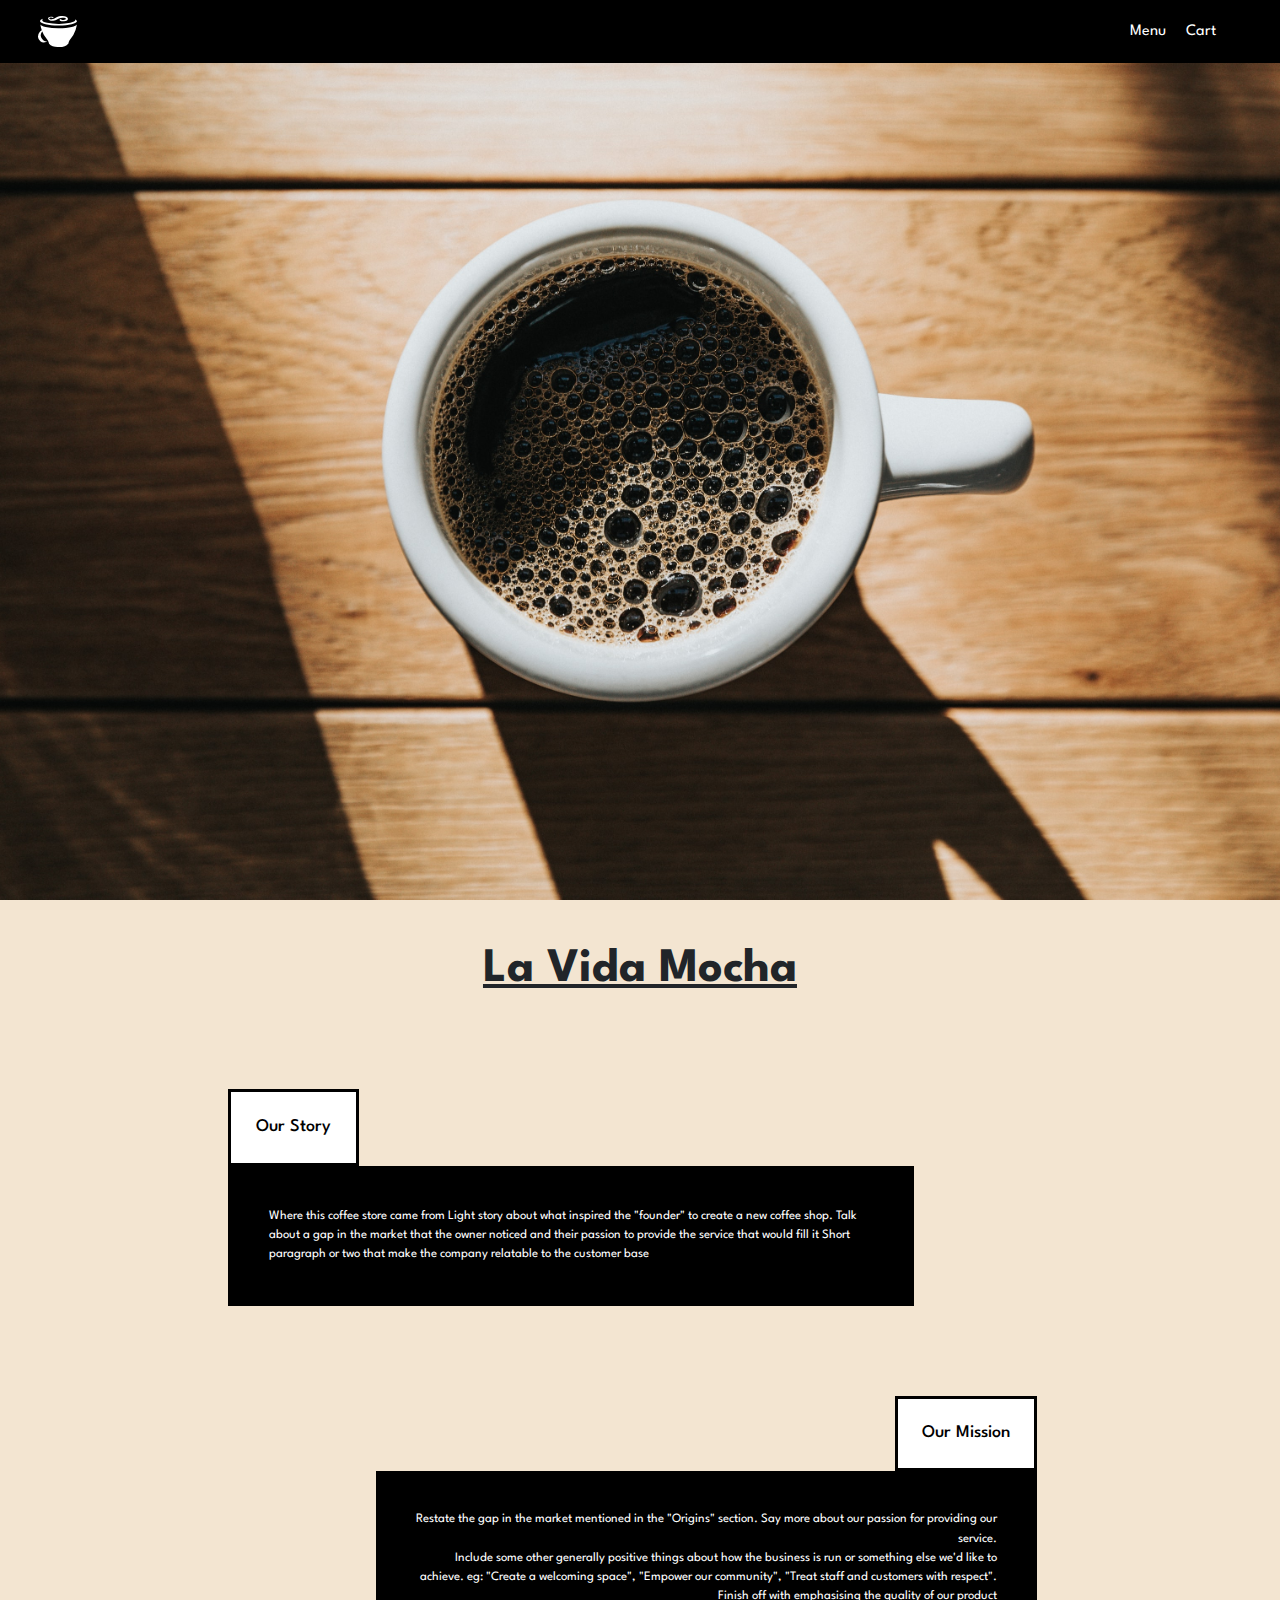
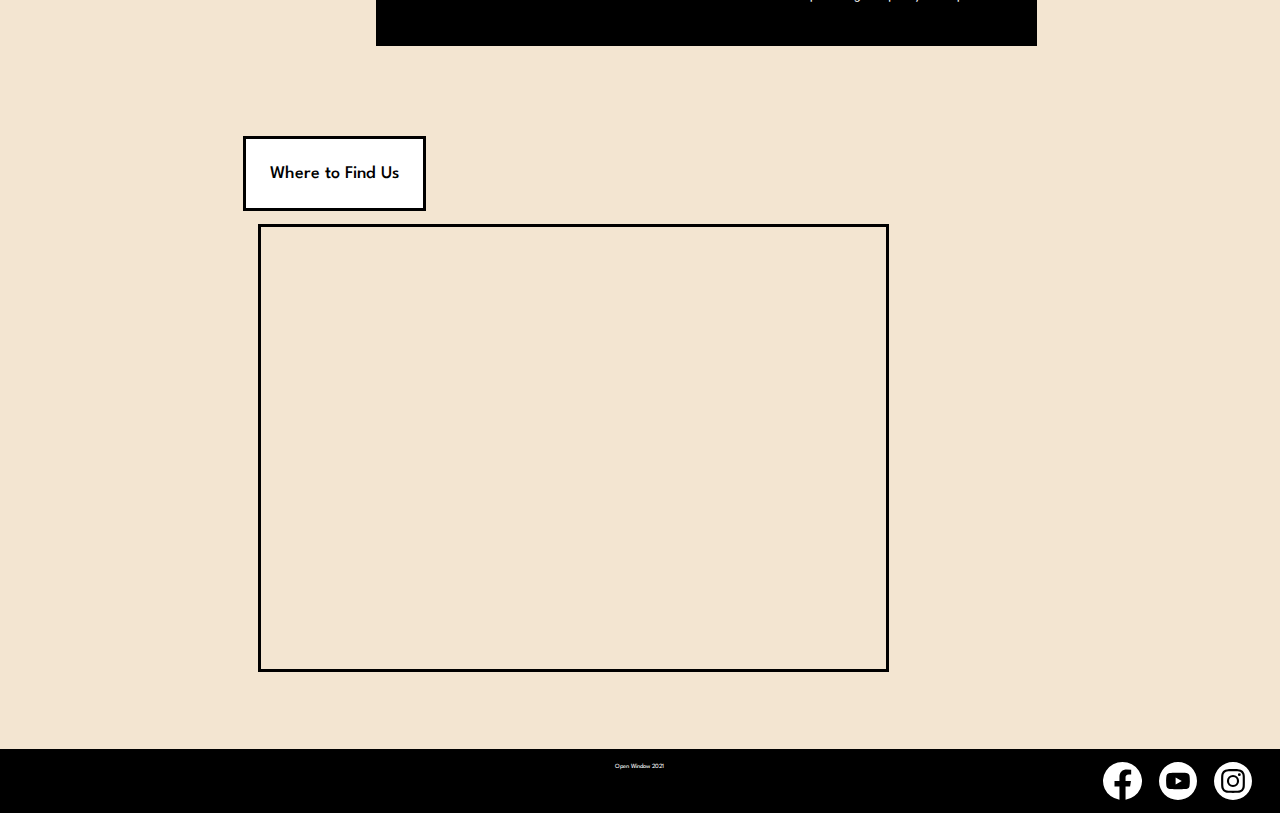
<file: root/index.html>
<!DOCTYPE html>
<html lang="eng-US">
    <head>
    <meta name="subject" content="IDV200">
    <meta name="Lecturer" content="Mike Maynard">
    <meta name="StudentNumber" content="200055">
    <meta name="StudentName" content="Gordon Rodseth">
    <meta name="Assessment" content="Term1 Project">
    <meta charset="utf-8">
    <link href="css/main.css" rel="stylesheet">


    <title>Coffee</title>
    <meta name="viewport" content="width=device-width, initial-scale=1.0">
    <!--jquery-->
    <script src="https://code.jquery.com/jquery-3.6.0.min.js" integrity="sha256-/xUj+3OJU5yExlq6GSYGSHk7tPXikynS7ogEvDej/m4=" crossorigin="anonymous"></script>
    <!--bootstrap-->
    <link rel="stylesheet" href="https://stackpath.bootstrapcdn.com/bootstrap/4.5.2/css/bootstrap.min.css">
    <script src="https://stackpath.bootstrapcdn.com/bootstrap/4.5.2/js/bootstrap.min.js"></script>
    <script src="js/main.js"></script>
    <link rel="stylesheet" href="css/main.css">
    <!--link font selection - choose font-->
    <link rel="preconnect" href="https://fonts.gstatic.com">
    <link href="https://fonts.googleapis.com/css2?family=Spartan&display=swap" rel="stylesheet">
    </head>

    <body>
        <div class="container-fluid">

            <nav class="navbar row col-12">
                <a class="icon-link" href="#"><img src="assets/coffee-icon.svg" class="icon"></a>
                
                <div class="nav-items">
                    <div class="nav-item"><a class="nav-link" href="pages/menu.html">Menu</a></div>
                    <div class="nav-item"><div class="button showcart">Cart</div></div>                    
                </div>
            </nav>
            <!--navbar-->

            <div class="cart-overlay hide">
                <nav class="navbar row col-12">
                    <a class="icon-link" href="index.html"><img src="assets/coffee-icon.svg" class="icon"></a><!--top-left logo-->

                    <div class="nav-items">
                        <div class="nav-item"><a class="nav-link" href="pages/menu.html">Menu</a></div>
                        <div class="nav-item"><div class="button showcart">Cart</div></div>                    
                    </div>


                </nav>
                <!--navbar for overlay-->
                
                <div class="cart col-4">
                    <h1 style="text-align: center; font-size: xxx-large; font-weight: bolder; margin-top: 5%; margin-bottom: 5%;">Cart</h1>

                    <div class="cart-elements" style="background-color: none;">
                    </div>

                    <div class="discount row col-12" style="background-color: burlywood;">
                        <input type="text" id="discountcode" class="col-6" placeholder="Discount Code?" style="font-size: large;">
                        <div class="col-3"></div>
                        <div class="enter-discount col-3" style="background-color: black; color: white;" onclick="getCartTotal()">Enter</div>
                    </div>

                    <div class="cart-total" id="cart-total">
                        <h1 style="text-align: left;">Total Price: </h1>
                        <div class="total-price" id="total-price" style="text-align: right;"></div>
                    </div>
                </div>
            </div>
            <!--cart overlay-->

            <div class="header row col-12">

                <div class="slide slide-1" style="width: 100%;">

                </div>
                <div class="slide slide-2" style="width: 0%;">

                </div>
                <div class="slide slide-3" style="width: 0%;">

                </div>

            </div>
            <!--header slider-->

            <div class="bodycontent row col-12">
                <div class="well-side col-md-2 col-1"></div> <!--left well-->

                <div class="well col-md-8 col-10">
                    <div class="section1">
                        <h1 style="text-decoration: underline; font-size: xxx-large; width: 100%; text-align: center; margin-top: 5%; font-weight: bold;">La Vida Mocha</h1>

                        <div class="heading">
                            <h1>Our Story</h1>
                        </div>

                        <div class="textbox col-12 col-md-10">
                            <p>Where this coffee store came from
                                Light story about what inspired the "founder" to create a new coffee shop. 
                                Talk about a gap in the market that the owner noticed and their passion to provide the service that would fill it
                                Short paragraph or two that make the company relatable to the customer base
                            </p>
                        </div><!--textbox-->
                    </div>
                    <!--first block of text with heading-->

                    <div class="section2 row col-12" style="margin-bottom: 1vh;">

                        <div class="col-12">
                            <div class="heading col-4" style="float: right;">
                                <h1>Our Mission</h1>
                            </div>
                        </div>

                        <div class="col-12">
                            <div class="textbox col-12 col-md-10" style="float: right; text-align: right;">
                                <p>Restate the gap in the market mentioned in the "Origins" section. Say more about our passion for providing our service.</p>
                                <p>Include some other generally positive things about how the business is run or something else we'd like to achieve. 
                                    eg: "Create a welcoming space", "Empower our community", "Treat staff and customers with respect".
                                    Finish off with emphasising the quality of our product 
                                </p>
                            </div><!--textbox-->
                        </div>
                    </div>
                    <!--second block of text with heading-->

                    <div class="section3 col-12">
                        <div class="heading">
                            <h1>Where to Find Us</h1>
                        </div>

                        <div class="map col-10" style="height:35vw">
                            <iframe src="https://www.google.com/maps/embed?pb=!1m18!1m12!1m3!1d4268.465064161079!2d28.204540971255266!3d-25.891290831631213!2m3!1f0!2f0!3f0!3m2!1i1024!2i768!4f13.1!3m3!1m2!1s0x1e956608911ce097%3A0x519896b4b6eda40a!2sOpen%20Window!5e0!3m2!1sen!2sza!4v1613477100908!5m2!1sen!2sza" width="100%" height="100%" frameborder="0" 
                            style="border: black;
                            border-style: solid; 
                            border-width: medium;
                            margin: 0;
                            margin-top: 2%;
                            color: black; " allowfullscreen="" aria-hidden="false" tabindex="0"></iframe>
                        </div>
                    </div>
                    <!--Map + heading-->

                </div>
                <!--centre column containing main content-->

                <div class="well-side col-md-2 col-1"></div><!--right well-->
            </div>
            <!--main page content-->

            <footer class="footer row col-12">
                
                <div class="well col-4"></div><!--left well-->

                <div class="well col-4" style="text-align: center; vertical-align: middle; font-size: 0.5vw">
                    Open Window 2021
                </div><!--centre well-->

                <div class="well col-4">
                    
                    <ul class="socials" style="float: right;">
                        <a href="https://web.facebook.com/?_rdc=1&_rdr"><img src="assets/facebook.svg" class="icon"></a>
                        <a href="https://www.youtube.com/"><img src="assets/youtube.svg" class="icon"></a>
                        <a href="https://www.instagram.com/"><img src="assets/instagram.svg" class="icon"></a>
                    </ul>
                    <!--socialmedia-->
                </div><!--right well-->

            </footer>
            <!--footer-->

        </div><!--end of cont fluid-->
    </body>

</html>
</file>
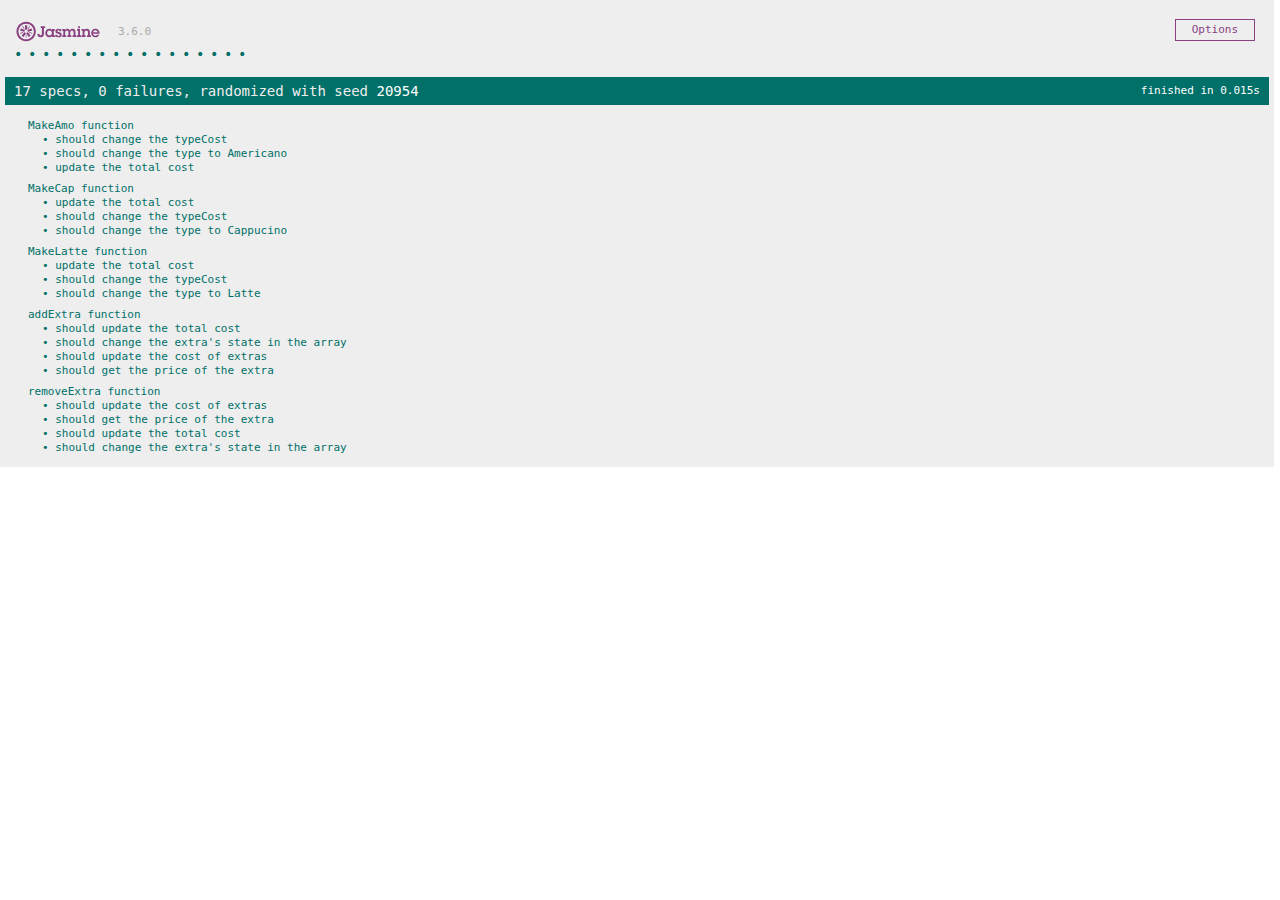
<file: Jasmine JS/jasmine-standalone-3.6.0/SpecRunner.html>
<!DOCTYPE html>
<html>
<head>
  <meta charset="utf-8">
  <title>Jasmine Spec Runner v3.6.0</title>

  <link rel="shortcut icon" type="image/png" href="lib/jasmine-3.6.0/jasmine_favicon.png">
  <link rel="stylesheet" href="lib/jasmine-3.6.0/jasmine.css">

  <script src="lib/jasmine-3.6.0/jasmine.js"></script>
  <script src="lib/jasmine-3.6.0/jasmine-html.js"></script>
  <script src="lib/jasmine-3.6.0/boot.js"></script>
  <script src="https://code.jquery.com/jquery-3.6.0.min.js" integrity="sha256-/xUj+3OJU5yExlq6GSYGSHk7tPXikynS7ogEvDej/m4=" crossorigin="anonymous"></script>

  <!-- include source files here... -->
  <script src="../../root/js/menu.js"></script>



  <!-- include spec files here... -->

  <script src="spec/functionsSpec.js"></script>


</head>

<body>
  
</body>
</html>
</file>
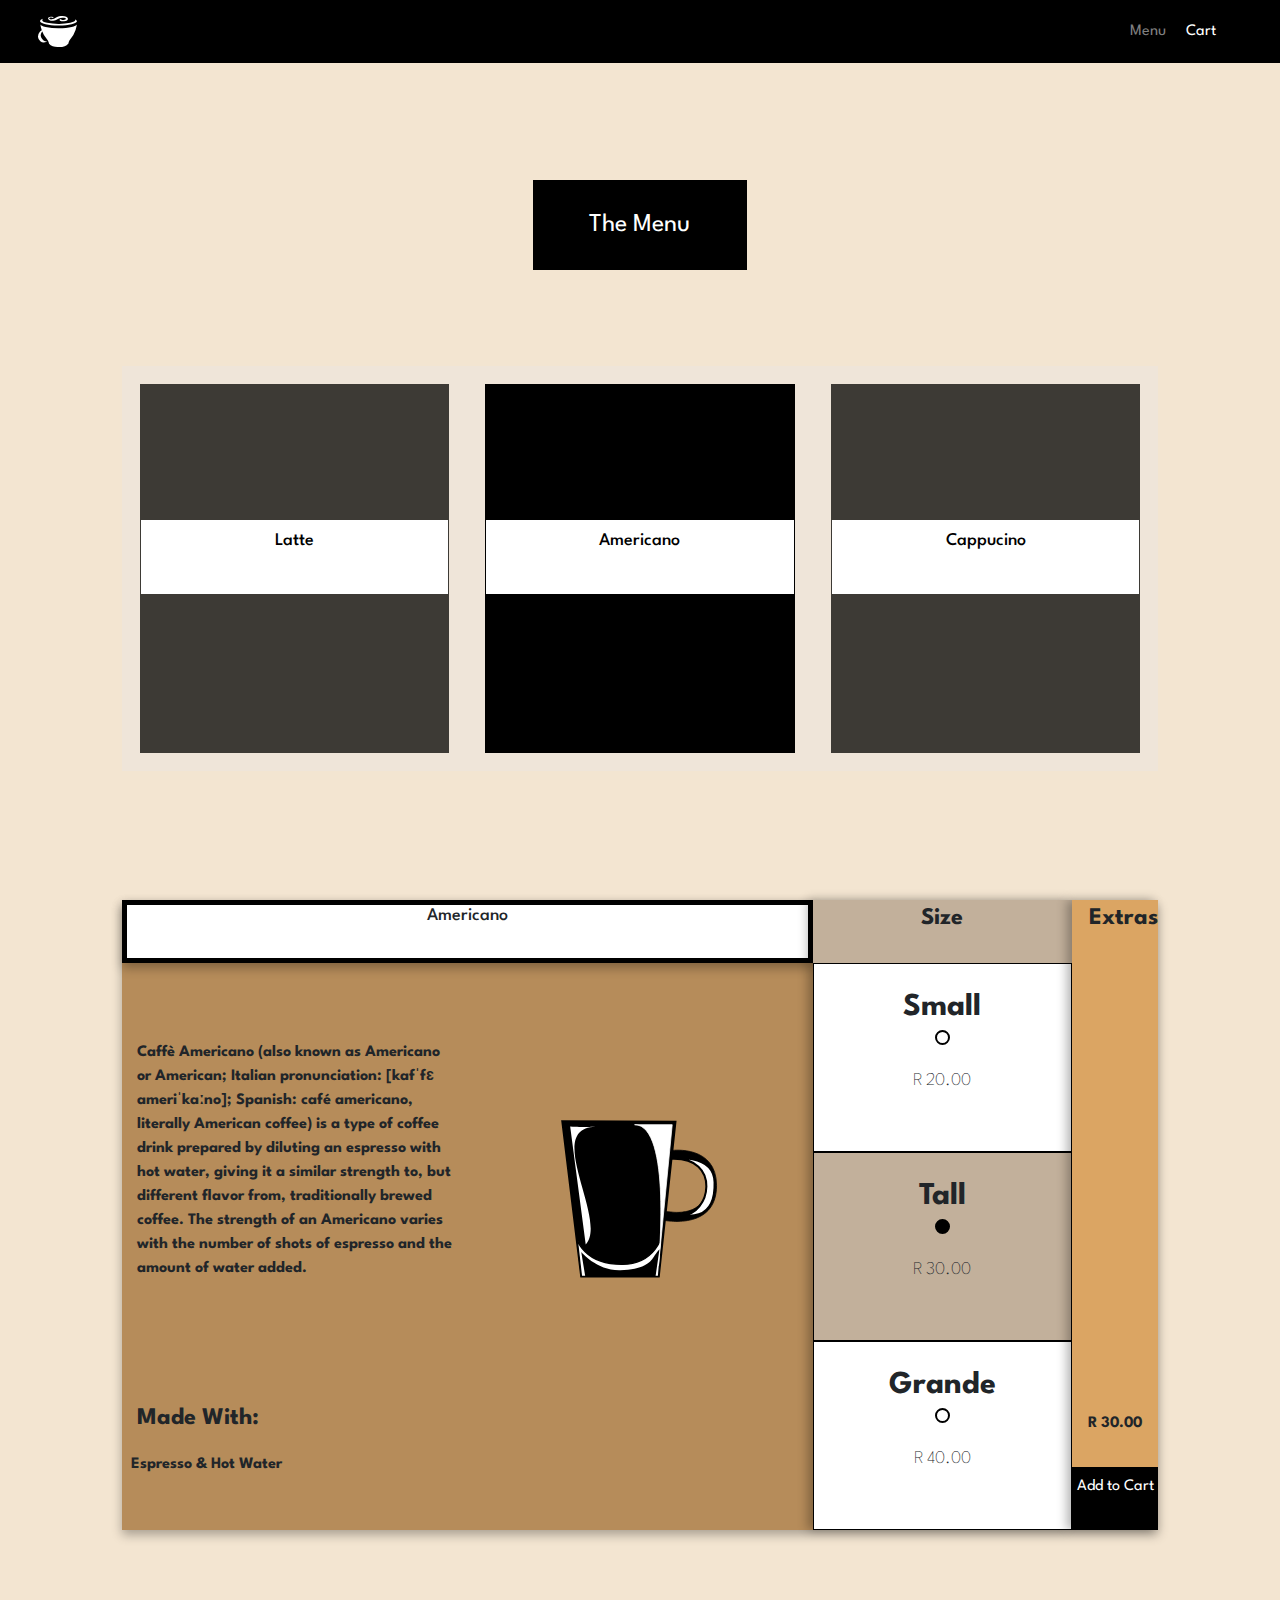
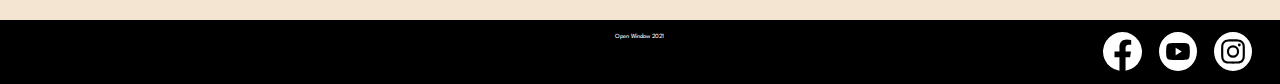
<file: root/pages/menu.html>
<!DOCTYPE html>
<html lang="eng-US">
    <head>
    <meta name="subject" content="IDV200">
    <meta name="Lecturer" content="Mike Maynard">
    <meta name="StudentNumber" content="200055">
    <meta name="StudentName" content="Gordon Rodseth">
    <meta name="Assessment" content="Term1 Project">
    <meta charset="utf-8">

    <title>Coffee</title>
    <meta name="viewport" content="width=device-width, initial-scale=1.0">
    <!--jquery-->
    <script src="https://code.jquery.com/jquery-3.6.0.min.js" integrity="sha256-/xUj+3OJU5yExlq6GSYGSHk7tPXikynS7ogEvDej/m4=" crossorigin="anonymous"></script>
    <!--bootstrap-->
    <link rel="stylesheet" href="https://stackpath.bootstrapcdn.com/bootstrap/4.5.2/css/bootstrap.min.css">
    <script src="https://stackpath.bootstrapcdn.com/bootstrap/4.5.2/js/bootstrap.min.js"></script>
    <script src="../js/menu.js"></script>
    <!--css-->
    <link rel="stylesheet" href="../css/main.css">
    <link rel="stylesheet" href="../css/menu.css">
    <!--link font selection - choose font-->
    <link rel="preconnect" href="https://fonts.gstatic.com">
    <link href="https://fonts.googleapis.com/css2?family=Spartan&display=swap" rel="stylesheet">

    </head>

    <script>

    </script>

    <body>
        <div class="container-fluid">

            <nav class="navbar row col-12">
                <a class="icon-link" href="../index.html"><img src="../assets/coffee-icon.svg" class="icon"></a><!--top-left logo-->
                
                <div class="nav-items">
                    <div class="nav-item"><a class="nav-link" href="menu.html"  style="color: gray;">Menu</a></div>
                    <div class="nav-item"><div class="button showcart" id="#showcart">Cart</div></div>                    
                </div>
                
            </nav>
            <!--navbar-->

            <div class="cart-overlay hide">
                <nav class="navbar row col-12">
                    <a class="icon-link" href="../index.html"><img src="../assets/coffee-icon.svg" class="icon"></a><!--top-left logo-->

                    <div class="nav-items">
                        <div class="nav-item"><a class="nav-link" href="menu.html"  style="color: gray;">Menu</a></div>
                        <div class="nav-item"><div class="button showcart" id="#showcart" style="color: gray;">Cart</div></div>                    
                    </div>


                </nav>
                <!--navbar for overlay-->
                
                <div class="cart col-6 col-md-4">
                    <h1 style="text-align: center; font-size: xxx-large; font-weight: bolder; margin-top: 5%; margin-bottom: 5%;">Cart</h1>

                    <div class="cart-elements" style="background-color: none;">
                    </div>
                    <div class='line'></div>
                    <div class="discount row col-12" style="background-color: burlywood;">
                        <input type="text" id="discountcode" class="col-9" placeholder="Discount Code?" style="font-size: large;">
                        <div class="enter-discount col-3" style="background-color: black; color: white;" onclick="getCartTotal()">Enter</div>
                    </div>

                    <div class="cart-total" id="cart-total">
                        <h1 style="text-align: left;">Total Price: </h1>
                        <div class="total-price" id="total-price" style="text-align: right;"></div>
                    </div>
                </div>
            </div>
            <!--cart overlay-->

            <div class="content row col-12">

                <div class="col-12" style="height: 20vh;">
                </div>
                <!--push things down-->

                <div class="col-5"></div>
                <!--side well-->

                <div class="col-2" style="background-color: black; height: fit-content; color: white; text-align: center; font-size: 2vw; padding: 2%;">The Menu</div>
                <!--page title-->

                <div class="col-5"></div>
                <!--side well-->

                <div class="well-side col-1"></div>
                <!--side well-->

                <div class="well col-10">

                    <div class="coffees row col-12" style="justify-content: center;">
                        <div class="coffee col-md-4 col-sm-12" id="Latte" onclick="myCoffee.makeLatte()">
                            <div class="label"><h1>Latte</h1></div>
                        </div>
                        <!--coffee type-->

                        <div class="coffee col-md-4 active col-sm-12" id="Americano" onclick="myCoffee.makeAmo()">
                            <div class="label"><h1>Americano</h1></div>
                        </div>
                        <!--coffee type-->

                        <div class="coffee col-md-4 col-sm-12" id="Cappucino" onclick="myCoffee.makeCap()">
                            <div class="label"><h1>Cappucino</h1></div>
                        </div>
                        <!--coffee type-->
                    </div>
                    <!--select coffee type-->

                    <div class="order-form row col-12" style="box-shadow:0px 5px 10px rgba(0, 0, 0, 0.3)">

                        <div class="info row col-md-8 col-sm-12">
                            <div class="name col-12" style="height: 10%; background-color: white; border: black; border-style: solid; border-width: thick; text-align: center; box-shadow:0px 5px 10px rgba(0, 0, 0, 0.3)"><h1 id="coffee_name">Americano</h1></div>
                            <!--coffee type name-->
                            <div class="description col-md-6 col-sm-12"><p id="coffee-desc"></p></div>
                            <!--coffee description-->
                            <div class="pics row col-md-6 col-sm-12">

                                <div class="push col-12" style="height: 15%;"></div>
                                <!--push down-->

                                <div class="info-pic-container col-12"><div class="info-pic "></div></div>
                                <!--picture when extras tab not expanded-->

                                <div class="pic row col-12 hide" style="height: 85%;">

                                    <!--Top Row-->
                                    <div class="ex1 col-5" style="height: 35%">
                                        <div class="extra honey hide"></div>
                                    </div>
                                    <!--top left square-->
                                    <div class="col-2" style="height: 35%;"></div>
                                    <!--top centre square-->
                                    <div class="ex2n3 row col-3" style="height: 35%;">
                                        <div class="ex2 col-12" style=" height: 50%;">
                                            <div class="extra sugar hide"></div>
                                        </div>
                                        <!--top of top right of centre square-->
                                        <div class="ex3 col-12" style=" height: 50%;">
                                            <div class="extra milk hide"></div>
                                        </div>
                                        <!--bottom of top right of centre square-->
                                    </div>
                                    <!--top right of centre square-->
                                    <div class="ex4 col-2" style="height: 35%;"></div>
                                    <!--top far right square-->

                                    <!--Middle Row-->
                                    <div class="ex5 col-2" style="height:50%;">
                                        <div class="extra caramel hide"></div>
                                    </div>
                                    <!--middle far left square-->
                                    <div class="ex6 col-2" style="height:50%;">
                                        <div class="extra hazelnut hide"></div>
                                    </div>
                                    <!--middle left of centre square-->
                                    <div class="ex7-container col-4" style="height:50%"><div class="ex7" style="width: 100%;"></div></div>
                                    <!--middle centre square-->
                                    <div class="ex8 col-2" style="height:50%;">
                                        <div class="extra espresso hide"></div>
                                    </div>
                                    <!--middle right of centre square-->
                                    <div class="ex9 col-2" style="height:50%;">
                                        <div class="extra cream hide"></div>
                                    </div>
                                    <!--middle far right square-->

                                    <!--Bottom Row-->
                                    <div class="col-3" style="height: 15%;"></div>
                                    <!--bottom far left square-->
                                    <div class="ex10 col-3" style="height: 15%;">
                                        <div class="extra cinnamon hide"></div>
                                    </div>
                                    <!--bottom left of centre square-->
                                    <div class="ex11 col-3" style="height: 15%;">
                                        <div class="extra vanilla hide"></div>
                                    </div>
                                    <!--bottom right of centre square-->
                                    <div class="col-3" style="height: 15%;"></div>
                                    <!--bottom far right square-->

                                </div>
                                <!--Picture when extra tab expanded-->

                            </div>
                            <!--Image section-->

                            <div class="madewith row col-12" style="height: 15%; background-color: #b68c5a; text-align: left;">
                                <h1 class="col-md-6 col-sm-12" style="font-weight: bolder; font-size: x-large; width:fit-content">Made With:</h1>
                                <div class="ingr col-12 row">
                                    <div id="#ing" class="ingredient"></div>
                                </div>
                            </div>
                            <!--"Made with" section-->
                        </div>
                        <!--coffee info/pic column-->

                        <div class="options row col-md-4 col-sm-12">
                            <div class="sizes" style="height: 100%; background-color: white; text-align: center; width: 75%; box-shadow:-5px 0px 10px rgba(0, 0, 0, 0.3)">
                                <div class="title" style="height:10%;  background-color: #c2b09b; text-align: center; font-size: x-large; font-weight: bold;">Size</div>
                                <div class="size-option" style="background-color: white">
                                    <h2 style="font-weight: bold;">Small</h2>
                                    <button class="check size small" id="small" onclick="selectSize('small')"></button>
                                    <h1 class="size_cost" id="small_price">Price</h1>
                                </div>
                                <div class="size-option" style="background-color: #c2b09b;">
                                    <h2 style="font-weight: bold;">Tall</h2>
                                    <button class="check size selected tall" id="tall" onclick="selectSize('tall')"></button>
                                    <h1 class="size_cost" id="tall_price">Price</h1>
                                </div>
                                <div class="size-option" style="background-color: white; ">
                                    <h2 style="font-weight: bold;">Grande</h2>
                                    <button class="check size grande" id="grande" onclick="selectSize('grande')"></button>
                                    <h1 class="size_cost" id="grande_price">Price</h1>
                                </div>
                            </div>
                            <!--Sizes column-->

                            <div class="addons" style="height: 100%; background-color: #dba563; padding: 0; width:25%; box-shadow:-5px 0px 10px rgba(0, 0, 0, 0.3)">
                                <div class="extras-title" style="background-color: #dba563; height: 10%; padding: 0;" onclick="toggleExpand()">Extras</div>
                                <div class="extras-options hide" style="height: 70%; padding: 0%;">
                                    <div class="extra-option" style="background-color: white;">
                                        <div class="extra-name">Sugar</div>
                                        <button class="check" id="sugar" onclick="selectExtras('sugar')"></button>
                                        <div class="option_cost" >+ R 1.00</div>
                                    </div>
                                    <div class="extra-option" style="background-color: #dba563;">
                                        <div class="extra-name">Cream</div>
                                        <button class="check" id="cream" onclick="selectExtras('cream')"></button>
                                        <div class="option_cost" >+ R 5.00</div>
                                    </div>
                                    <div class="extra-option" style="background-color: white">
                                        <div class="extra-name">Extra Milk</div>
                                        <button class="check" id="milk" onclick="selectExtras('milk')"></button>
                                        <div class="option_cost" >+ R 5.00</div>
                                    </div>
                                    <div class="extra-option" style="background-color: #dba563;">
                                        <div class="extra-name">Extra Espresso</div>
                                        <button class="check" id="espresso" onclick="selectExtras('espresso')"></button>
                                        <div class="option_cost" >+ R 10.00</div>
                                    </div>
                                    <div class="extra-option" style="background-color: white">
                                        <div class="extra-name">Honey</div>
                                        <button class="check" id="honey" onclick="selectExtras('honey')"></button>
                                        <div class="option_cost" >+ R 10.00</div>
                                    </div>
                                    <div class="extra-option" style="background-color: #dba563">
                                        <div class="extra-name">Caramel Syrup</div>
                                        <button class="check" id="caramel" onclick="selectExtras('caramel')"></button>
                                        <div class="option_cost" >+ R 15.00</div>
                                    </div>
                                    <div class="extra-option" style="background-color: white;">
                                        <div class="extra-name">Hazelnut Syrup</div>
                                        <button class="check" id="hazelnut" onclick="selectExtras('hazelnut')"></button>
                                        <div class="option_cost" >+ R 15.00</div>
                                    </div>
                                    <div class="extra-option" style="background-color: #dba563">
                                        <div class="extra-name">Cinnamon</div>
                                        <button class="check" id="cinnamon" onclick="selectExtras('cinnamon')"></button>
                                        <div class="option_cost" >+ R 10.00</div>
                                    </div>
                                    <div class="extra-option" style="background-color: white;">
                                        <div class="extra-name">Vanilla</div>
                                        <button class="check" id="vanilla" onclick="selectExtras('vanilla')"></button>
                                        <div class="option_cost" >+ R 10.00</div>
                                    </div>
                                </div>
                                <!--Extras-->

                                <div class="nexttopriceandcart hide col-9" style="padding: 0;">
                                    <div class="nexttoprice hide col-12 " style="height: 50%; background-color: #dba563;"></div>
                                    <div class="spec-in hide col-12" style="height: 50%; background-color: white"></div>
                                </div>
                                <!--push-->

                                <div class="priceandcart" style="width: 25%; padding: 0%; height: 20%; margin-bottom: 0; position: absolute; bottom: 0; right: 0;">
                                    <div class="price" id="price"></div>
                                    <div class="addtocart" onclick="addToCart()">Add to Cart</div>
                                </div>
                                <!--Price and add to cart button-->
                            </div>
                            <!--extras column (includes price and Add to Cart)-->
                        </div>
                        <!--Coffee options-->


                    </div>
                    <!--order form-->
                    
                </div>
                <!--centre well-->

                <div class="well-side col-1"></div>
                <!--side well-->
            </div>
            <!--page principal content-->

            <footer class="footer row col-12">
                
                <div class="well col-4"></div>
                <!--left well-->

                <div class="well col-4" style="text-align: center; vertical-align: middle; font-size: 0.5vw;">
                    Open Window 2021
                </div>
                <!--centre well-->

                <div class="well col-4">
                    
                    <ul class="socials" style="float: right;">
                        <a href="https://web.facebook.com/?_rdc=1&_rdr"><img src="../assets/facebook.svg" class="icon"></a>
                        <a href="https://www.youtube.com/"><img src="../assets/youtube.svg" class="icon"></a>
                        <a href="https://www.instagram.com/"><img src="../assets/instagram.svg" class="icon"></a>
                    </ul>
                    <!--socialmedia-->
                </div>
                <!--right well-->
            </footer><!--end of footer-->

        </div><!--end of cont fluid-->
    </body>

</html>
</file>
<file: root/css/main.css>
.html, body, h1, h2, h3, h4, h5, h6, p, ol, ul, li, .row, div, .container-fluid{
    padding: 0;
    margin: 0;
    font-family: 'Spartan', sans-serif;
    text-decoration: none;
}


.line{
    background-color: black;
    height: 2px;
    width: 70%;
    margin-left: 15%;
    margin-right: 15%;
    margin-bottom: 5vh;
}

li{
    font-size: 1.5vw;
}

p{
    font-size: 1vw;
}

body{
    background-color: rgb(243,229,209);
}

a{
    text-decoration: none;
    color: white;
}
a:hover{ color: rgb(221, 221, 221);}

html{
    width: 100%;
}

.navbar{
    background-color: black;
    color: white;
    height: 7vh;
    padding-left: 3vw;
    position: fixed;
    z-index: 2;
}

.nav-items{
    color: white;
    float: right;
    margin-right: 5vw;
}

.nav-item{
    display: inline-block;
}

.nav-item:hover{
    cursor: pointer;
}

.icon{
    width:3vw;
    margin-right: 1vw;
}


.header{
    height: 100vh;
    padding: 0;
}

.slide{
    height: 100%;
    width: 100%;
}

.slide-1{
    background-image: url(../assets/stock_amo.jpg);
    background-position: center;
    background-size: cover;
}

.slide-2{
    background-image: url(../assets/stock_capp.jpg);
    background-position: center;
    background-size: cover;
}

.slide-3{
    background-image: url(../assets/stock_latte.jpg);
    background-position: center;
    background-size: cover;
}

.heading{
    background-color: white; 
    border: black;
    border-style: solid; 
    border-width: 2%;
    color: black; 
    padding: 3%; 
    margin-top: 10vh; 
    width: fit-content;
}

h1{font-size: large;}

.textbox{
    color: white;
    background-color: black;
    text-emphasis: bold;
    padding: 5%;
    font-size: medium;
}

.footer{
    background-color: black;
    color: white;
    padding-top: 1%;
    padding-bottom: 1%;
    margin-top: 10vh;
}

.cart-overlay{
    height: 100%;
    width: 100vw;
    background-color: rgba(0, 0, 0, 0.7);
    margin-top: 0;
    z-index: 2;
    display: block;
    position: fixed;
}

.cart{
    height: fit-content;
    background-color: blanchedalmond ;
    box-shadow: black;
    z-index: 2;
    display: block;
    height: 93vh;
    padding-bottom: 10vh;
    float: right;
    margin-top: 7vh;
    right: 0;
    overflow-y: scroll;
    padding:0;
}


.cart-item{
    margin-bottom: 3vh;
    padding-top: 1vh;
    padding-left: 2vw;
    padding-right: 2vw;
    
}

.cart-total{
    background-color: black;
    color: white;
    padding: 2%;
    margin-top: 5%;
}

#item-size{
    font-size: x-large;
    font-style: italic;
}
#item-type{
    font-size: x-large;
    font-weight: bold;
}
#item-extras{
    overflow: visible;
    font-size: small;
    margin-top: 5%;
}
#item-price{
    font-size: small;
    text-align: end;
}
.discount{
    margin-top: 2%;
}
.enter-discount:hover{
    cursor: pointer;
}

@media screen and (max-width: 768px){

    .textbox{
        text-emphasis: bold;
        padding: 5%;
    }

    p{font-size: small;}

    .heading{
        border-width:medium;
        color: black; 
        padding: 2%; 
        margin-top: 10vh;
    }

}
</file>
<file: Jasmine JS/jasmine-standalone-3.6.0/lib/jasmine-3.6.0/jasmine.css>
@charset "UTF-8";
body { overflow-y: scroll; }

.jasmine_html-reporter { width: 100%; background-color: #eee; padding: 5px; margin: -8px; font-size: 11px; font-family: Monaco, "Lucida Console", monospace; line-height: 14px; color: #333; }

.jasmine_html-reporter a { text-decoration: none; }

.jasmine_html-reporter a:hover { text-decoration: underline; }

.jasmine_html-reporter p, .jasmine_html-reporter h1, .jasmine_html-reporter h2, .jasmine_html-reporter h3, .jasmine_html-reporter h4, .jasmine_html-reporter h5, .jasmine_html-reporter h6 { margin: 0; line-height: 14px; }

.jasmine_html-reporter .jasmine-banner, .jasmine_html-reporter .jasmine-symbol-summary, .jasmine_html-reporter .jasmine-summary, .jasmine_html-reporter .jasmine-result-message, .jasmine_html-reporter .jasmine-spec .jasmine-description, .jasmine_html-reporter .jasmine-spec-detail .jasmine-description, .jasmine_html-reporter .jasmine-alert .jasmine-bar, .jasmine_html-reporter .jasmine-stack-trace { padding-left: 9px; padding-right: 9px; }

.jasmine_html-reporter .jasmine-banner { position: relative; }

.jasmine_html-reporter .jasmine-banner .jasmine-title { background: url("[data-uri]") no-repeat; background: url("[data-uri]") no-repeat, none; -moz-background-size: 100%; -o-background-size: 100%; -webkit-background-size: 100%; background-size: 100%; display: block; float: left; width: 90px; height: 25px; }

.jasmine_html-reporter .jasmine-banner .jasmine-version { margin-left: 14px; position: relative; top: 6px; }

.jasmine_html-reporter #jasmine_content { position: fixed; right: 100%; }

.jasmine_html-reporter .jasmine-version { color: #aaa; }

.jasmine_html-reporter .jasmine-banner { margin-top: 14px; }

.jasmine_html-reporter .jasmine-duration { color: #fff; float: right; line-height: 28px; padding-right: 9px; }

.jasmine_html-reporter .jasmine-symbol-summary { overflow: hidden; margin: 14px 0; }

.jasmine_html-reporter .jasmine-symbol-summary li { display: inline-block; height: 10px; width: 14px; font-size: 16px; }

.jasmine_html-reporter .jasmine-symbol-summary li.jasmine-passed { font-size: 14px; }

.jasmine_html-reporter .jasmine-symbol-summary li.jasmine-passed:before { color: #007069; content: "•"; }

.jasmine_html-reporter .jasmine-symbol-summary li.jasmine-failed { line-height: 9px; }

.jasmine_html-reporter .jasmine-symbol-summary li.jasmine-failed:before { color: #ca3a11; content: "×"; font-weight: bold; margin-left: -1px; }

.jasmine_html-reporter .jasmine-symbol-summary li.jasmine-excluded { font-size: 14px; }

.jasmine_html-reporter .jasmine-symbol-summary li.jasmine-excluded:before { color: #bababa; content: "•"; }

.jasmine_html-reporter .jasmine-symbol-summary li.jasmine-excluded-no-display { font-size: 14px; display: none; }

.jasmine_html-reporter .jasmine-symbol-summary li.jasmine-pending { line-height: 17px; }

.jasmine_html-reporter .jasmine-symbol-summary li.jasmine-pending:before { color: #ba9d37; content: "*"; }

.jasmine_html-reporter .jasmine-symbol-summary li.jasmine-empty { font-size: 14px; }

.jasmine_html-reporter .jasmine-symbol-summary li.jasmine-empty:before { color: #ba9d37; content: "•"; }

.jasmine_html-reporter .jasmine-run-options { float: right; margin-right: 5px; border: 1px solid #8a4182; color: #8a4182; position: relative; line-height: 20px; }

.jasmine_html-reporter .jasmine-run-options .jasmine-trigger { cursor: pointer; padding: 8px 16px; }

.jasmine_html-reporter .jasmine-run-options .jasmine-payload { position: absolute; display: none; right: -1px; border: 1px solid #8a4182; background-color: #eee; white-space: nowrap; padding: 4px 8px; }

.jasmine_html-reporter .jasmine-run-options .jasmine-payload.jasmine-open { display: block; }

.jasmine_html-reporter .jasmine-bar { line-height: 28px; font-size: 14px; display: block; color: #eee; }

.jasmine_html-reporter .jasmine-bar.jasmine-failed, .jasmine_html-reporter .jasmine-bar.jasmine-errored { background-color: #ca3a11; border-bottom: 1px solid #eee; }

.jasmine_html-reporter .jasmine-bar.jasmine-passed { background-color: #007069; }

.jasmine_html-reporter .jasmine-bar.jasmine-incomplete { background-color: #bababa; }

.jasmine_html-reporter .jasmine-bar.jasmine-skipped { background-color: #bababa; }

.jasmine_html-reporter .jasmine-bar.jasmine-warning { background-color: #ba9d37; color: #333; }

.jasmine_html-reporter .jasmine-bar.jasmine-menu { background-color: #fff; color: #aaa; }

.jasmine_html-reporter .jasmine-bar.jasmine-menu a { color: #333; }

.jasmine_html-reporter .jasmine-bar a { color: white; }

.jasmine_html-reporter.jasmine-spec-list .jasmine-bar.jasmine-menu.jasmine-failure-list, .jasmine_html-reporter.jasmine-spec-list .jasmine-results .jasmine-failures { display: none; }

.jasmine_html-reporter.jasmine-failure-list .jasmine-bar.jasmine-menu.jasmine-spec-list, .jasmine_html-reporter.jasmine-failure-list .jasmine-summary { display: none; }

.jasmine_html-reporter .jasmine-results { margin-top: 14px; }

.jasmine_html-reporter .jasmine-summary { margin-top: 14px; }

.jasmine_html-reporter .jasmine-summary ul { list-style-type: none; margin-left: 14px; padding-top: 0; padding-left: 0; }

.jasmine_html-reporter .jasmine-summary ul.jasmine-suite { margin-top: 7px; margin-bottom: 7px; }

.jasmine_html-reporter .jasmine-summary li.jasmine-passed a { color: #007069; }

.jasmine_html-reporter .jasmine-summary li.jasmine-failed a { color: #ca3a11; }

.jasmine_html-reporter .jasmine-summary li.jasmine-empty a { color: #ba9d37; }

.jasmine_html-reporter .jasmine-summary li.jasmine-pending a { color: #ba9d37; }

.jasmine_html-reporter .jasmine-summary li.jasmine-excluded a { color: #bababa; }

.jasmine_html-reporter .jasmine-specs li.jasmine-passed a:before { content: "• "; }

.jasmine_html-reporter .jasmine-specs li.jasmine-failed a:before { content: "× "; }

.jasmine_html-reporter .jasmine-specs li.jasmine-empty a:before { content: "* "; }

.jasmine_html-reporter .jasmine-specs li.jasmine-pending a:before { content: "• "; }

.jasmine_html-reporter .jasmine-specs li.jasmine-excluded a:before { content: "• "; }

.jasmine_html-reporter .jasmine-description + .jasmine-suite { margin-top: 0; }

.jasmine_html-reporter .jasmine-suite { margin-top: 14px; }

.jasmine_html-reporter .jasmine-suite a { color: #333; }

.jasmine_html-reporter .jasmine-failures .jasmine-spec-detail { margin-bottom: 28px; }

.jasmine_html-reporter .jasmine-failures .jasmine-spec-detail .jasmine-description { background-color: #ca3a11; color: white; }

.jasmine_html-reporter .jasmine-failures .jasmine-spec-detail .jasmine-description a { color: white; }

.jasmine_html-reporter .jasmine-result-message { padding-top: 14px; color: #333; white-space: pre-wrap; }

.jasmine_html-reporter .jasmine-result-message span.jasmine-result { display: block; }

.jasmine_html-reporter .jasmine-stack-trace { margin: 5px 0 0 0; max-height: 224px; overflow: auto; line-height: 18px; color: #666; border: 1px solid #ddd; background: white; white-space: pre; }
</file>
<file: root/css/menu.css>
.ingredient{
    font-size: medium;
    font-weight: bold;
    padding: 1vh;
    text-align: center;
    width: fit-content;
}

.ingr{
    margin-top: 0;
    text-align: left;
}

.coffees{
    height: 45vh;
    margin-top: 5vh;
}

.coffee{
    height: 100%;
    padding: 0.1%;
    margin-top: 5%;
    margin-bottom: 5%;
    background-color: rgba(0, 0, 0, 0.75);
    border: #EFE5D9;
    border-style: solid;
    border-width: 2vh;
}

.coffee:hover{
    cursor: pointer;
}
.active{
    background-color: black;
}

.label{ 
    background-color: white;
    color: black;
    width: 100%;
    height: 20%;
    margin-top: 15vh;
    margin-bottom: 50%;
    text-align: center;
    padding: 3%;
}


.order-form{
    background-color: #b68c5a;
    margin-top: 20vh;
    height: fit-content;
    width: 100%;
    padding: 0;
}

.info{
    height: 70vh;
}

.info-pic{
    background-image: url(../assets/cup-amo.svg);
    background-size: contain;
    background-repeat: no-repeat;
    background-position: center;
    height: 50%;
}

.pics{
    height:75%; 
    background-color: #b68c5a; 
}

.description{
    height:75%; 
    background-color: #b68c5a
}

#coffee-desc{
    padding-top: 10%;
    font-weight: bolder;
    font-size: medium;
}

.madewith{
    position: absolute;
    bottom: 5%;
    right: 0;
}

.options{
    height:70vh;
}

.size-option{
    height: 30%;
    text-align: center; 
    border: black; 
    border-style: solid; 
    border-width: thin; 
    padding-top: 10%;
}

.size_cost{
    font-size: large;
    font-weight: lighter;
    margin-top: 2vh;
}

.addons{
    padding: 0%;
}
.extras-title{
    cursor: pointer;
    padding-top: 1vh;
    padding-right: 1vw;
    font-size: x-large;
    font-weight: bold;
    text-align: right;
}
.size{
    padding: 0%;
}

.extra-option{
    height: 11%;
    font-size: 1vw;
}
.extra-name{
    width: 40%;
    padding: 2%;
    font-size: 1vw;
    font-weight: bold;
    justify-content: left;
    float: left;
}
.check{
    border-radius: 50%;
    border-style: solid;
    border-width: 2px;
    border-color: black;
    background-color: white;
    width: 15px;
    height: 15px;
}
.check.selected{
    background-color: black;
}

#coffee-name{
    color: black;
    text-emphasis: bold;
    padding-top: 1%;
}

.extra{
    width:100%;
    height: 100%;
}

.option_cost{
    font-size: medium; 
    float: right; 
    margin-top: 1vh; 
    margin-right: 1vw;
}

.honey{
    background-image: url(../assets/bees.svg);
    background-size: cover;
    background-repeat: no-repeat;
}
.sugar{
    background-image: url(../assets/sugar.svg);
    background-size: contain;
    background-repeat: no-repeat;
}
.milk{
    background-image: url(../assets/milk.svg);
    background-size: contain;
    background-repeat: no-repeat;
}

.caramel{
    background-image: url(../assets/syrup_carm.svg);
    background-size: contain;
    background-repeat: no-repeat;
    background-position: bottom;
}
.hazelnut{
    background-image: url(../assets/syrup_hazel.svg);
    background-size: contain;
    background-repeat: no-repeat;
    background-position: bottom;
}

.ex7{
    background-repeat: no-repeat;
    background-position: center;
    background-size: contain;
    height:100%;
}

.ex7p5{
    background-image: url(../assets/steam.svg);
    background-size: cover;
    background-repeat: no-repeat;
    background-position: left, bottom;
}

.espresso{
    background-image: url(../assets/espresso.svg);
    background-size: contain;
    background-repeat: no-repeat;
    background-position: bottom;
}

.cream{
    background-image: url(../assets/cream.svg);
    background-size: contain;
    background-repeat: no-repeat;
    background-position: bottom;
}

.cinnamon{
    background-image: url(../assets/cinnamon.svg);
    background-size: contain;
    background-repeat: no-repeat;
    background-position: center;
}
.vanilla{
    background-image: url(../assets/vanilla.svg);
    background-size: contain;
    background-repeat: no-repeat;
    background-position: center;
}

.price{
    height: 50%; 
    background-color: #dba563; 
    padding-top: 10%;
    padding-bottom: 5%; 
    text-align: center;
    font-weight: bolder;
    font-size: medium;
}

.addtocart{
    height: 50%; 
    background-color: black; 
    color: white; 
    padding-top: 10%; 
    text-align: center; 
    font-size: medium;
}

.addtocart:hover{
    cursor: pointer;
}



@media screen and (max-width: 768px){
    .coffees{
        height: 135vh;
        margin-top: 2vh;
    }
    
    .coffee{
        height: 30%;
    }
    .info{
        height: 70vh;
    }

    #coffee-desc{
        padding-top: 5%;
        font-size:small;
    }
    .pics{
        height:60%; 
        background-size: auto;
        padding-bottom: 30%;
    }
    .ex7{
        height:70%;
    }
    
    .description{
        height:37.5%; 
        font-size: x-large;
        margin-bottom: 0px;
    }
    .options{
        height:70vh;
    }
    .info-pic{
        height: 60%;
        background-position: top;
        margin-top: 0;
    }

    .push{height: 0px;}

    .extra-name{font-size: 2vw;}

}
</file>
